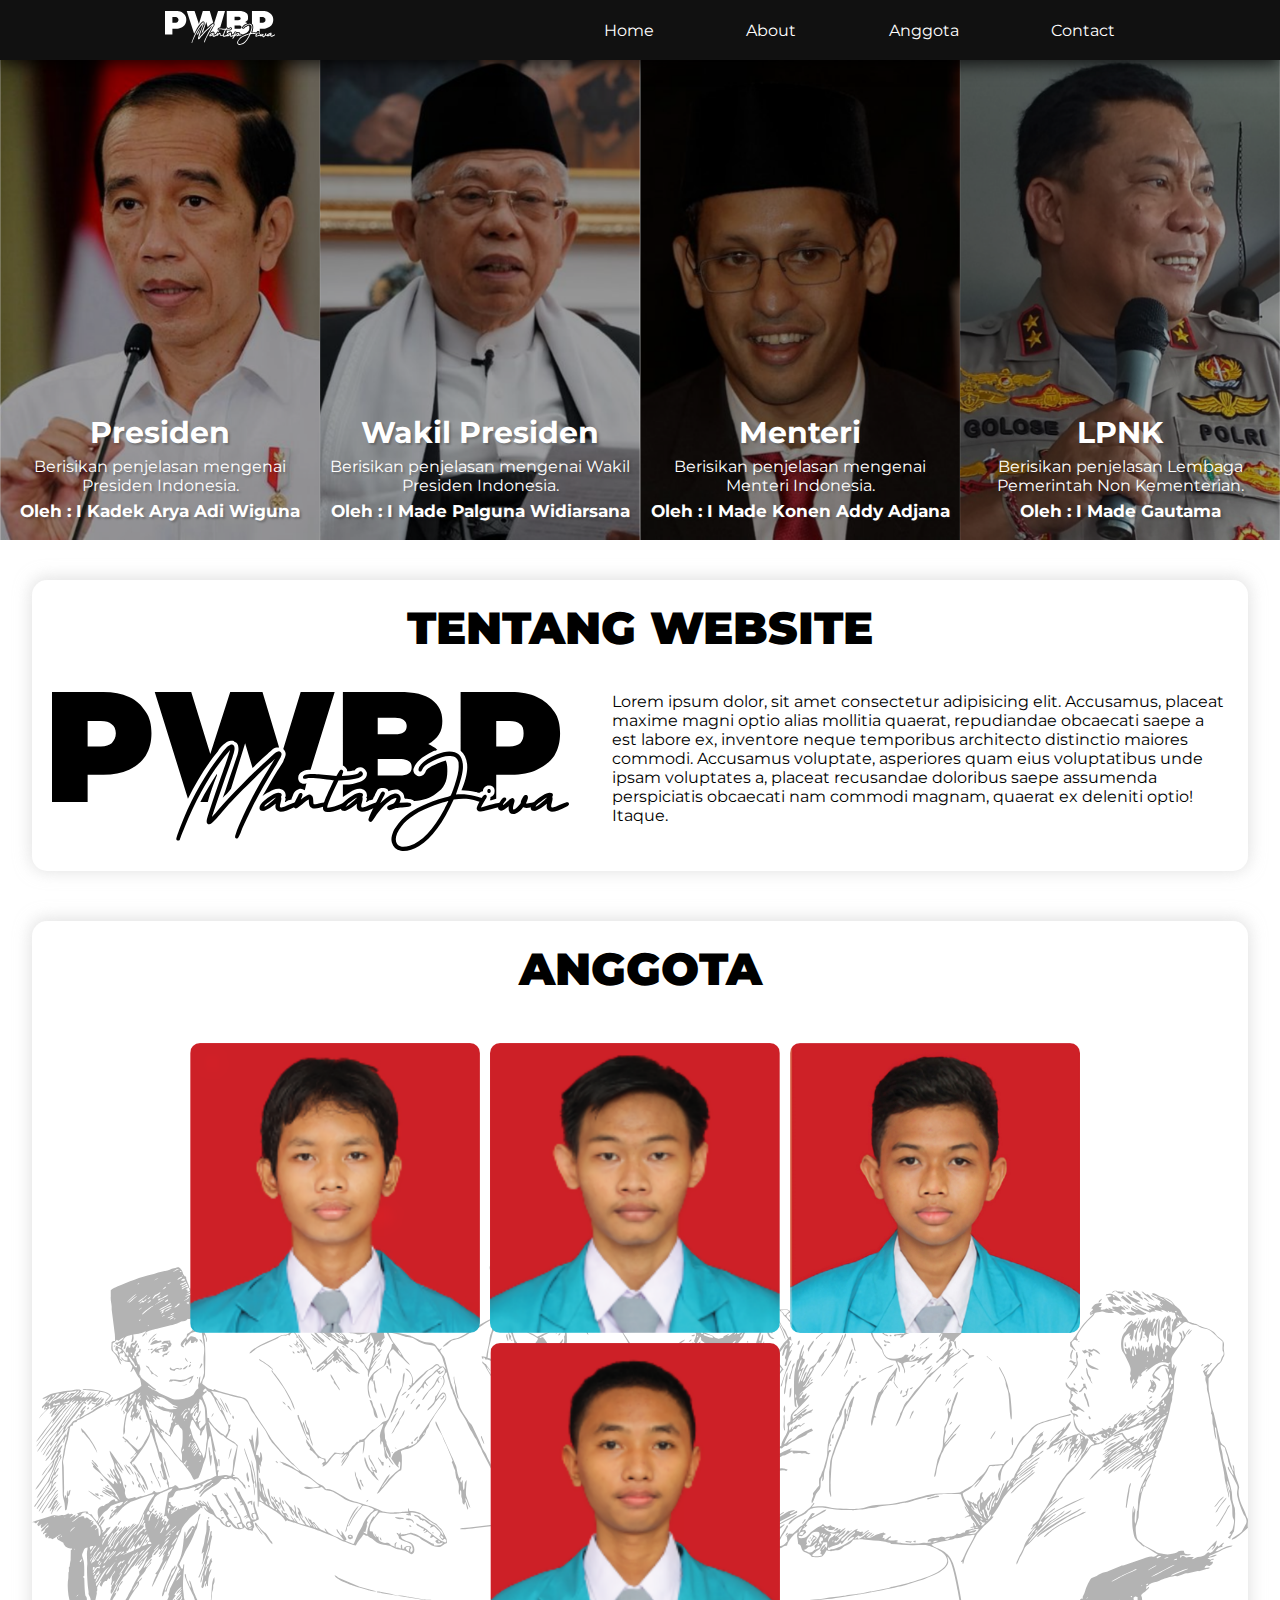
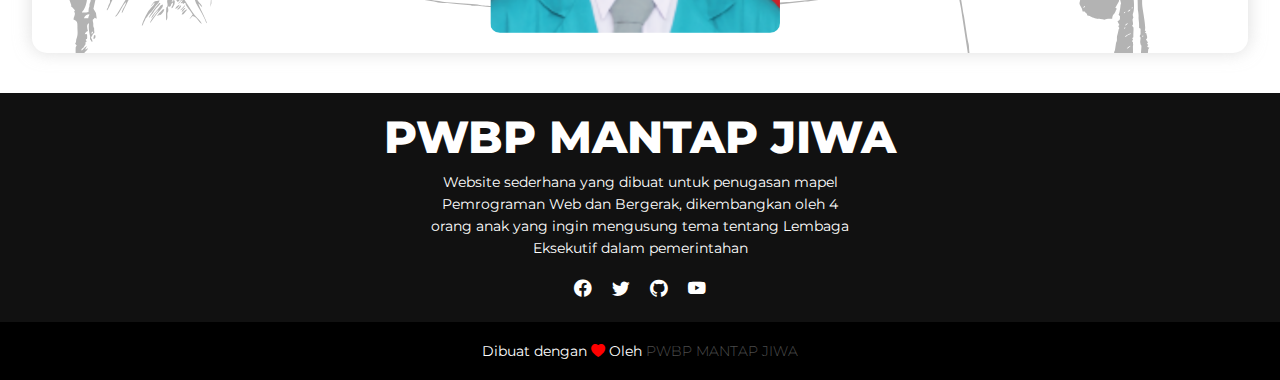
<file: index.html>
<!DOCTYPE html>
<html lang="en">
<head>
	<meta charset="UTF-8">
	<meta name="viewport" content="width=device-width, initial-scale=1.0">
	<link rel="stylesheet" href="https://cdn.jsdelivr.net/npm/bootstrap-icons@1.5.0/font/bootstrap-icons.css">
	<link rel="stylesheet" href="style.css">
	<title>Landing Page</title>	
</head>
<body>
	<nav id="navbar">
        <div class="logo">
            <img src="img/landing-page/logo.svg" alt="logo" width="110px">
        </div>
        <ul>
            <li><a href="#">Home</a></li>
            <li><a href="#about">About</a></li>
            <li><a href="#author">Anggota</a></li>
            <li><a href="#">Contact</a></li>
        </ul>
    </nav>
	<section id="hero">
		<div class="container-1">
			<div class="content-1">
				<div class="text-content">
					<h1>Presiden</h1>
					<p>Berisikan penjelasan mengenai Presiden Indonesia.</p>
					<h2>Oleh : I Kadek Arya Adi Wiguna</h2>
				</div>
				<div class="button">
					<a href="index2.html" target="_blank" class="button-content">Pelajari</a>
				</div>
				<div class="image-overlay"></div>
			</div>
			<div class="content-2">
					<div class="text-content">
						<h1>Wakil Presiden</h1>
						<p>Berisikan penjelasan mengenai Wakil Presiden Indonesia.</p>
						<h2>Oleh : I Made Palguna Widiarsana</h2>
					</div>
					<div class="button">
						<a href="#" class="button-content">Pelajari </a>
					</div>
					<div class="image-overlay"></div>
			</div>
			<div class="content-3">
					<div class="text-content">
						<h1>Menteri</h1>
						<p>Berisikan penjelasan mengenai Menteri Indonesia.</p>
						<h2>Oleh : I Made Konen Addy Adjana</h2>
					</div>
					<div class="button">
						<a href="#" class="button-content">Pelajari </a>
					</div>
					<div class="image-overlay"></div>
				</div>
			<div class="content-4">
					<div class="text-content">
						<h1>LPNK</h1>
						<p>Berisikan penjelasan Lembaga Pemerintah Non Kementerian.</p>
						<h2>Oleh : I Made Gautama</h2>
					</div>
					<div class="button">
						<a href="#" class="button-content">Pelajari </a>
					</div>
				<div class="image-overlay"></div>	
			</div>
		</div>
	</section>
	<section id="about">
		<div class="container-2">
			<div class="judul-about">
				<h1>TENTANG WEBSITE</h1>
			</div>
			<div class="content-about">
				<img src="img/landing-page/logo-1.svg" alt="logo" >
				<p>Lorem ipsum dolor, sit amet consectetur adipisicing elit. Accusamus, placeat maxime magni optio alias mollitia quaerat, repudiandae obcaecati saepe a est labore ex, inventore neque temporibus architecto distinctio maiores commodi. Accusamus voluptate, asperiores quam eius voluptatibus unde ipsam voluptates a, placeat recusandae doloribus saepe assumenda perspiciatis obcaecati nam commodi magnam, quaerat ex deleniti optio! Itaque.</p>	
			</div>
		</div>
	</section>
	<section id="author">
		<div class="container-3">
			<div class="judul-author">
				<h1>ANGGOTA</h1>
			</div>
			<div class="author-content">
				<div class="card">
					<img class="card-img" src="img/landing-page/konen.png" alt="Foto">
					<div class="img-overlay">
						<div class="img-title"><h1><a href="https://google.com">I Made Addy Konen Adjana</a></h1></div>
						<p class="img-desc">02 | XI RPL 2</p>         
					</div>
				</div>
				<div class="card">
					<img class="card-img" src="img/landing-page/arya.png" alt="Foto">
					<div class="img-overlay">
						<div class="img-title"><h1><a href="https://google.com">I Kadek Arya Adi Wiguna</a></h1></div>
						<p class="img-desc">10 | XI RPL 2</p>         
					</div>
				</div>
				<div class="card">
					<img class="card-img" src="img/landing-page/gautama.jpg" alt="Foto">
					<div class="img-overlay">
						<div class="img-title"><h1><a href="https://google.com">I Made Gautama</a></h1></div>
						<p class="img-desc">17 | XI RPL 2</p>         
					</div>
				</div>
				<div class="card">
					<img class="card-img" src="img/landing-page/palguna.png" alt="Foto">
					<div class="img-overlay">
						<div class="img-title"><h1><a href="https://google.com">I Made Palguna Widiarsana</a></h1></div>
						<p class="img-desc">18 | XI RPL 2</p>         
					</div>
				</div>
			</div>
		</div>
	</section>
    <footer id="credit">
        <div class="footer-content">
            <h1>PWBP MANTAP JIWA</h1>
			<p>Website sederhana yang dibuat untuk penugasan mapel Pemrograman Web dan Bergerak, dikembangkan oleh 4 orang anak yang ingin mengusung tema tentang Lembaga Eksekutif dalam pemerintahan </p>
            <ul class="socials">
                <li><a href="#"><i class="bi bi-facebook"></i></a></li>
                <li><a href="#"><i class="bi bi-twitter"></i></a></li>
                <li><a href="#"><i class="bi bi-github"></i></a></li>
                <li><a href="#"><i class="bi bi-youtube"></i></a></li> 
            </ul>
        </div>
        <div class="footer-bottom">
            <p>Dibuat dengan <i class="bi bi-heart-fill" style="color: red;"></i> Oleh <span><a href="#">PWBP MANTAP JIWA</a></span></p>
        </div>
    </footer>
</body>
</html>
</file>
<file: style.css>
@import url('https://fonts.googleapis.com/css2?family=Montserrat:ital,wght@0,100;0,200;0,300;0,400;0,500;0,600;0,700;0,800;0,900;1,100;1,200;1,300;1,400;1,500;1,600;1,700;1,900&display=swap');

* {
	margin: 0;
	padding: 0;
}

html {
	scroll-behavior: smooth;
}

body {
	font-family: 'Montserrat', sans-serif;
}

/* Navbar */

nav {
    display: flex;
    background-color:#111;
    justify-content: space-around;
    height: 60px;
    align-items: center;
    color: white;
    box-shadow: 0px 5px 15px 0px rgba(0,0,0,0.75);
    -webkit-box-shadow: 0px 5px 15px 0px rgba(0,0,0,0.75);
    -moz-box-shadow: 0px 5px 15px 0px rgba(0,0,0,0.75);
    position: relative;
    z-index: 6;
    width: 100%;
}

nav ul{
    display: flex;
    list-style: none;
    width: 40%; 
    justify-content: space-between;
}

nav ul li a{
    text-decoration: none;
    color: white;
}

nav ul li a:hover{
    color: rgb(163, 163, 163)
}

/* End of Navbar */

/* Hero (Content 1) */

.container-1 {
	height: 480px;
	display: flex;
}

.container-1 .content-1 {
	width: 25%;
	background-image: url(img/landing-page/jokowi.png);
	background-position: center;
	background-size: cover;
	display: flex;
	flex-direction: column;
	justify-content: flex-end;
	position: relative;
	align-items: center;
}

.container-1 .content-1 .image-overlay {
	position: absolute;
	width: 100%;
	height: 100%;
	background-image: url(img/landing-page/jokowi-1.png);
	opacity: 0;
	background-position: center;
	background-size: cover;
	transition: 1s;
}

.content-1:hover > .image-overlay {
	z-index: 1;
	opacity: 1;
	transform: scale(1.03);
	transition: 0,5s;
}

.content-1:hover > .text-content {
	position: absolute;
	z-index: 3;
	bottom: 50px;
	transition: 0,5s;
}

.content-1 .text-content {
	text-align: center;
	color: white;
	transition: 0,7s;
	text-shadow: 2px 2px 2px rgba(32,32,32,0.28);
}

.content-1:hover > .button .button-content {
	opacity: 100%;
	transition: 0.5s;
	z-index: 3;
	position: relative;
	bottom: 10px;
}

.button .button-content {
	text-align: center;
	background-color:#ffffff;
	border-radius:20px;
	border:1px solid #dcdcdc;
	cursor:pointer;
	color:#666666;
	font-size:16px;
	font-weight:bold;
	padding:9px 25px;
	width: 80px;
	text-decoration:none;
	opacity: 0%;	

}

.content-1 .text-content h1 {
	font-size: 30px;
}

.content-1 .text-content p {
	margin: 6px 5px;
}

.content-1 .text-content h2 {
	font-size: 17px;
}

/* Content 2 */
.container-1 .content-2 {
	width: 25%;
	background-image: url(img/landing-page/marufamin.png);
	background-position: center;
	background-size: cover;
	display: flex;
	flex-direction: column;
	justify-content: flex-end;
	position: relative;
	align-items: center;
}

.container-1 .content-2 .image-overlay {
	position: absolute;
	width: 100%;
	height: 100%;
	background-image: url(img/landing-page/marufamin1.png);
	opacity: 0;
	background-position: center;
	background-size: cover;
	transition: 1s;
}

.content-2:hover > .image-overlay {
	z-index: 1;
	opacity: 1;
	transform: scale(1.03);
	transition: 0,5s;
}

.content-2:hover > .text-content {
	position: absolute;
	z-index: 3;
	bottom: 50px;
	transition: 0,5s;
}

.content-2 .text-content {
	text-align: center;
	color: white;
	transition: 0,7s;
	text-shadow: 2px 2px 2px rgba(32,32,32,0.28);
}

.content-2:hover > .button .button-content {
	opacity: 100%;
	transition: 0.5s;
	z-index: 3;
	position: relative;
	bottom: 10px;
}

.content-2 .text-content h1 {
	font-size: 30px;
}

.content-2 .text-content p {
	margin: 6px 5px;
}

.content-2 .text-content h2 {
	font-size: 17px;
}

/* Content 3 */
.container-1 .content-3 {
	width: 25%;
	background-image: url(img/landing-page/nadiem-makariem.png);
	background-position: center;
	background-size: cover;
	display: flex;
	flex-direction: column;
	justify-content: flex-end;
	position: relative;
	align-items: center;
}

.container-1 .content-3 .image-overlay {
	position: absolute;
	width: 100%;
	height: 100%;
	background-image: url(img/landing-page/nadiem-makariem1.png);
	opacity: 0;
	background-position: center;
	background-size: cover;
	transition: 1s;
}

.content-3:hover > .image-overlay {
	z-index: 1;
	opacity: 1;
	transform: scale(1.03);
	transition: 0,5s;
}

.content-3:hover > .text-content {
	position: absolute;
	z-index: 3;
	bottom: 50px;
	transition: 0,5s;
}

.content-3 .text-content {
	text-align: center;
	color: white;
	transition: 0,7s;
	text-shadow: 2px 2px 2px rgba(32,32,32,0.28);
}

.content-3:hover > .button .button-content {
	opacity: 100%;
	transition: 0.5s;
	z-index: 3;
	position: relative;
	bottom: 10px;
}

.content-3 .text-content h1 {
	font-size: 30px;
}

.content-3 .text-content p {
	margin: 6px 5px;
}

.content-3 .text-content h2 {
	font-size: 17px;
}

/* Content 4 */
.container-1 .content-4 {
	width: 25%;
	background-image: url(img/landing-page/golose.png);
	background-position: center;
	background-size: cover;
	display: flex;
	flex-direction: column;
	justify-content: flex-end;
	position: relative;
	align-items: center;
}

.container-1 .content-4 .image-overlay {
	position: absolute;
	width: 100%;
	height: 100%;
	background-image: url(img/landing-page/golose-1.png);
	opacity: 0;
	background-position: center;
	background-size: cover;
	transition: 1s;
}

.content-4:hover > .image-overlay {
	z-index: 1;
	opacity: 1;
	transform: scale(1.03);
	transition: 0,5s;
}

.content-4:hover > .text-content {
	position: absolute;
	z-index: 3;
	bottom: 50px;
	transition: 0,5s;
}

.content-4 .text-content {
	text-align: center;
	color: white;
	transition: 0,7s;
	text-shadow: 2px 2px 2px rgba(32,32,32,0.28);
}

.content-4:hover > .button .button-content {
	opacity: 100%;
	transition: 0.5s;
	z-index: 3;
	position: relative;
	bottom: 10px;
}

.content-4 .text-content h1 {
	font-size: 30px;
}

.content-4 .text-content p {
	margin: 6px 5px;
}

.content-4 .text-content h2 {
	font-size: 17px;
}

/* End of Hero Content */

/* About */
#about {
	margin-top: 40px;
	margin-left: 32px;
	margin-right: 32px;
}
#about .container-2 {
	display: flex;
	flex-direction: column;
	align-items: center;
	padding: 20px;
	box-sizing: border-box;
	border-radius: 15px;
	box-shadow: 0px -1px 16px 2px rgba(203,203,203,0.53);
}

.container-2 .content-about {
	display: flex;
}

.container-2 .judul-about {
	margin-bottom: 28px;
}

.container-2 .judul-about h1{
	font-size: 45px;
	text-align: center;
	font-weight: 900;
}

.judul-about::after{
    content: "";
    display:block;
    height: 3px;
    width: 0px;
	background-color: black;
    margin: 6px auto 0px; 
	transition: width 0.3s;
	border-radius: 3px;
}

.container-2:hover > .judul-about::after{
    width: 170px;
	background-color: black;
}

.container-2 .content-about img {
	margin-right: 43px;
}



/* Author */
#author {
	margin-top: 50px;
	margin-left: 32px;
	margin-right: 32px;
	border-radius: 15px;
	box-shadow: 0px -1px 16px 2px rgba(203,203,203,0.53);
	background-image: url(img/landing-page/presiden.svg);
	background-size: contain;
	background-repeat: no-repeat;
	background-position: center bottom;
}
#author .container-3 {
    display: flex;
    flex-wrap: wrap;
    justify-content: center;
	align-items: center;
	padding: 20px;
	box-sizing: border-box;
	flex-direction: column;
}
.container-3 .judul-author {
	margin-bottom: 28px;
}

.container-3 .judul-author h1{
	font-size: 45px;
	text-align: center;
	font-weight: 900;
}

.container-3:hover > .judul-author::after{
    width: 160px;
	background-color: black;
}

.judul-author::after{
    content: "";
    display:block;
    height: 3px;
    width: 0px;
	background-color: black;
    margin: 6px auto 0px; 
	transition: width 0.3s;
	border-radius: 3px;
}

.author-content {
	display: flex;
	flex-wrap: wrap;
	justify-content: center;
}
.card {
    position: relative;
    width: 290px;
    margin-right: 10px;
    margin-top: 10px;

}

.card-img {
    display: block;
    width: 100%;
    border-radius: 10px;
}

.img-overlay {
    position: absolute;
    top: 0;
    left: 0;
    width: 100%;
    height: 100%;
    background: rgba(0, 0, 0, 0.6);
    color: #ffffff;
    display: flex;
    flex-direction: column;
    align-items: center;
    justify-content: center;
    opacity: 0;
    transition: opacity 0.25s;
    border-radius: 10px ;
}

.img-overlay:hover {
    opacity: 1;
}

.img-title a{
    text-decoration: none;
    color: white;
}


.img-title h1{
    font-size: 30px;
    font-weight: bold;
	text-align: center;
	transition: 0.5s;
}

.img-title a:hover{
	color: rgb(233, 233, 233);
	text-shadow: 0px 0px 4px #FFFFFF;
	transition: 0.5s;
}

.img-desc {
	margin-top: 4px;
    font-size: 17px;
    
}
/* End of Author */

/* Article Page */

/* Header */

.container-content::after {
	content: "";
	display: block;
	background-color: black;
	width: 100%;
	height: 100%;
	opacity: 60%;
	position: absolute;
	top:0;
	left:0;
	z-index: 1;
}

.container-content>*{
	z-index: 5;
}
.container-content .judul-header h1{
	font-size: 50px;
}
.container-content .desc-header {
	max-width: 400px;
}
/* Header */

/* Article  */

#article {
	margin-top: 20px;
}

#article .container-article {
	width: 90%;
	margin: auto;
	display: flex;
	flex-direction: column;
	align-items: center;
	padding: 20px 40px;
	box-sizing: border-box;
	box-shadow: 0px 0px 11px 0px rgba(0,0,0,0.75);
	-webkit-box-shadow: 0px 0px 11px 0px rgba(0,0,0,0.75);
	-moz-box-shadow: 0px 0px 11px 0px rgba(0,0,0,0.75);
	border-radius: 20px;
}

.container-article .sub-judul {
	text-align: center;
	margin-bottom: 20px;
	padding: 8px;
	border-radius: 10px;
	line-height: 28px;
	background-color: rgba(197, 197, 197, 0.486);
	box-shadow: 0px 0px 11px 0px rgba(0,0,0,0.75);
	-webkit-box-shadow: 0px 0px 11px 0px rgba(0,0,0,0.75);
	-moz-box-shadow: 0px 0px 11px 0px rgba(0,0,0,0.75);
}

.article-content {
	display: flex;
	flex-direction: column;
	align-items: center;
}
.container-article .article content p{
	font-size: 10px;
}
/* Article */


/* End of Article Page */

/* Footer */

#credit {
	margin-top: 40px;
}
footer{
    background: #111;
    height: auto;
    width: 100%;
    padding-top: 20px;
    color: #fff;
}
.footer-content{
    display: flex;
    align-items: center;
    justify-content: center;
    flex-direction: column;
    text-align: center;
}
.footer-content h1{
    font-size: 45px;
    font-weight: 800;
    line-height: 3rem;
}
.footer-content p{
    max-width: 420px;
    margin: 10px auto;
    line-height: 22px;
    font-size: 14px;
}
.socials{
    list-style: none;
    display: flex;
    align-items: center;
    justify-content: center;
    margin: 0.5rem 0 1.5rem 0;
}
.socials li{
    margin: 0 10px;
}
.socials a{
    text-decoration: none;
    color: #fff;
}
.socials a i{
    font-size: 1.1rem;
    transition: color .4s ease;

}
.socials a:hover i{
    color: rgb(219, 219, 219);
}

.footer-bottom{
    background: #000;
    width: 100%;
    padding: 20px 0;
    text-align: center;
}
.footer-bottom p{
    font-size: 14px;
   
}
.footer-bottom span{
    opacity: .4;
    font-weight: 200;
	text-decoration: none;
}
.footer-bottom span a{
	text-decoration: none;
	color: white;
}

.tombol {
	margin-top: 20px;
}

.btn-back {
	background-color:#080808;
	border-radius:28px;
	border:1px solid #ffffff;
	display:inline-block;
	cursor:pointer;
	color:#ffffff;
	font-size:17px;
	padding:12px 16px;
	text-decoration:none;
	text-shadow:0px 1px 0px #2f6627;
}
.btn-back:hover {
	background-color:#d6d6d6;
}
.btn-back:active {
	position:relative;
	top:1px;
}

/* End of Footer */

/* Responsive Hero */
@media (max-width: 915px) {
	.container-1 {
        flex-direction: column;
		height: 700px;
    }
    .container-1 .content-1 {
        width: 100%;
        height: 175px;
        justify-content: center;
	    align-items: center;
        background-position: center -100px;
        background-repeat: no-repeat;
    }
	.container-1 .content-1 .image-overlay {
		background-position: center -100px;
	}
    .content-1:hover > .button .button-content {
        bottom: -63px;
    }
    .container-1 .content-2 {
        width: 100%;
        height: 175px;
        justify-content: center;
	    align-items: center;
        background-position: center -100px;
        background-repeat: no-repeat;
    }
	.container-1 .content-2 .image-overlay {
		background-position: center -100px;
	}
    .content-2:hover > .button .button-content {
        bottom: -63px;
    }
    .container-1 .content-3 {
        width: 100%;
        height: 175px;
        justify-content: center;
	    align-items: center;
        background-position: center;
        background-repeat: no-repeat;
    }
    .content-3:hover > .button .button-content {
        bottom: -63px;
    }
    .container-1 .content-4 {
        width: 100%;
        height: 175px;
        justify-content: center;
	    align-items: center;
        background-position: center -100px;
        background-repeat: no-repeat;
    }
	.container-1 .content-4 .image-overlay {
		background-position: center -100px;
	}
    .content-4:hover > .button .button-content {
        bottom: -63px;
    }
	/* About */

	.container-2 .content-about {
		flex-direction: column;
		align-items: center;
	}
	.container-2 .content-about img {
		width: 73%;
		margin: auto;
	}
}       

@media screen and (max-width: 768px) {
    nav ul {
        width: 70%;
    }
}

@media screen and (max-width: 576px) {
    nav {
        flex-direction: column;
        height: 90px;
    }
    nav ul {
        width: 80%;
        
    }
	.card {
		width: 250px;
	}
	#author {
		background-size: 600px;
	}
}
</file>
